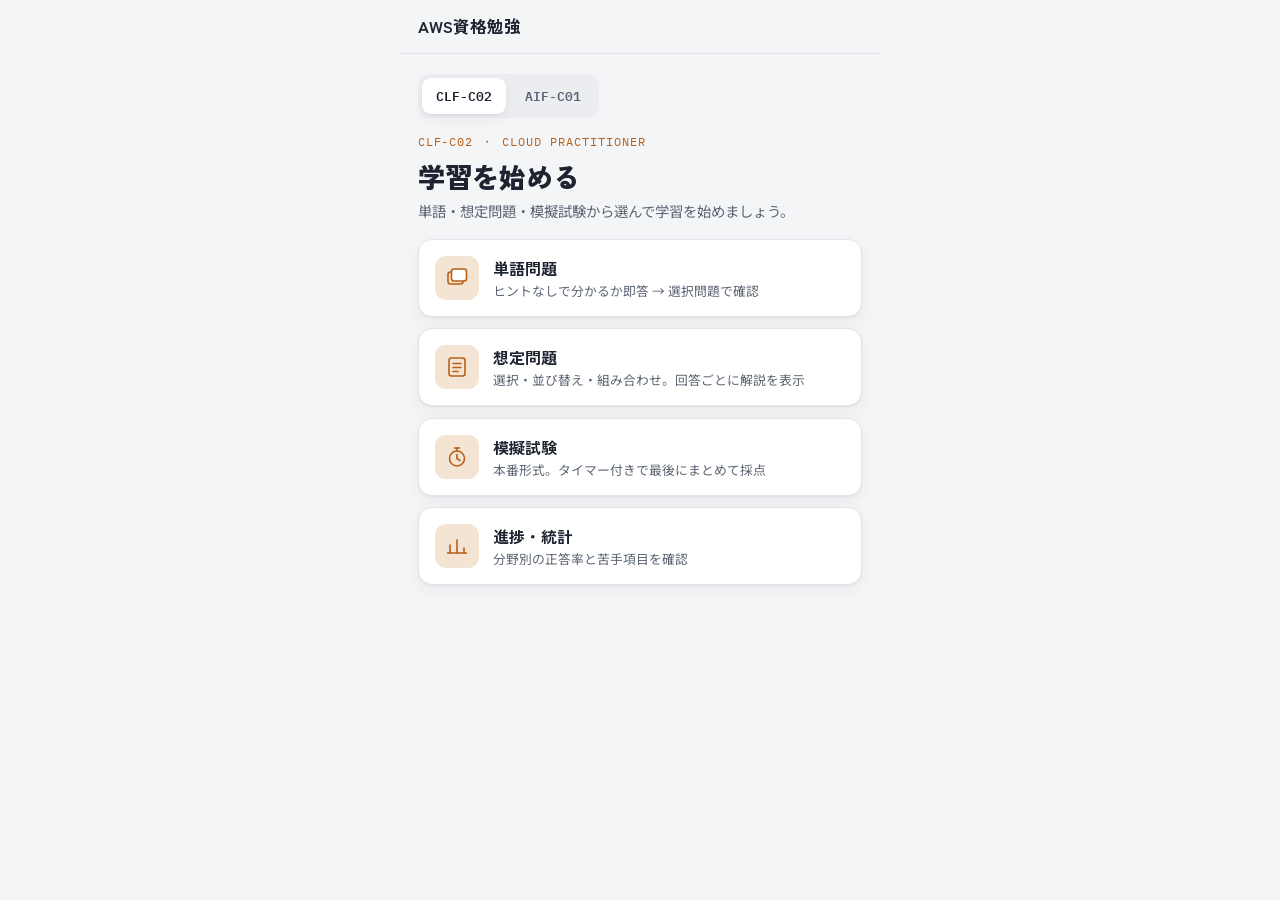
<file: index.html>
<!DOCTYPE html>
<html lang="ja">
<head>
<meta charset="UTF-8">
<meta name="viewport" content="width=device-width, initial-scale=1">
<title>AWS資格勉強</title>
<link rel="manifest" href="manifest.webmanifest">
<link rel="icon" type="image/png" sizes="32x32" href="icons/favicon-32.png">
<link rel="apple-touch-icon" href="icons/apple-touch-icon.png">
<meta name="theme-color" content="#1D2430">
<meta name="apple-mobile-web-app-title" content="AWS勉強">
<link rel="stylesheet" href="https://fonts.googleapis.com/css2?family=Zen+Kaku+Gothic+New:wght@400;500;700;900&family=Noto+Sans+JP:wght@400;500;700&family=IBM+Plex+Mono:wght@500;600&display=swap">
<link rel="stylesheet" href="css/style.css">
</head>
<body>
<div class="shell" id="app"></div>
<script src="js/data/clf-c02.js"></script>
<script src="js/data/aif-c01.js"></script>
<script src="js/storage.js"></script>
<script src="js/app.js"></script>
</body>
</html>
</file>
<file: css/style.css>
:root{
  --bg:#F4F5F7;
  --surface:#FFFFFF;
  --surface-alt:#ECEDF1;
  --ink:#1D2430;
  --ink-muted:#5B6472;
  --border:#E2E4E9;
  --accent:#B85E16;
  --accent-soft:#F3E4D3;
  --accent-contrast:#FFFFFF;
  --good:#2E8B57;
  --good-soft:#E1F2E8;
  --critical:#D14343;
  --critical-soft:#FBE4E4;
  --shadow:0 1px 2px rgba(29,36,48,.06), 0 6px 16px rgba(29,36,48,.05);
}
@media (prefers-color-scheme: dark){
  :root:not([data-theme="light"]){
    --bg:#14171C; --surface:#1C2027; --surface-alt:#22262E;
    --ink:#ECEEF1; --ink-muted:#9AA3AF; --border:#2A2F37;
    --accent:#F2A35E; --accent-soft:#3A2A18; --accent-contrast:#1A1206;
    --good:#3FAF72; --good-soft:#163325; --critical:#E2605C; --critical-soft:#3A1A1A;
    --shadow:0 1px 2px rgba(0,0,0,.35), 0 6px 16px rgba(0,0,0,.3);
  }
}
:root[data-theme="dark"]{
  --bg:#14171C; --surface:#1C2027; --surface-alt:#22262E;
  --ink:#ECEEF1; --ink-muted:#9AA3AF; --border:#2A2F37;
  --accent:#F2A35E; --accent-soft:#3A2A18; --accent-contrast:#1A1206;
  --good:#3FAF72; --good-soft:#163325; --critical:#E2605C; --critical-soft:#3A1A1A;
  --shadow:0 1px 2px rgba(0,0,0,.35), 0 6px 16px rgba(0,0,0,.3);
}

*{box-sizing:border-box;}
body{
  margin:0; background:var(--bg); color:var(--ink);
  font-family:'Noto Sans JP',system-ui,sans-serif;
  -webkit-tap-highlight-color: transparent;
}
.shell{
  max-width:480px; margin:0 auto; min-height:100vh;
  display:flex; flex-direction:column;
}
.topbar{
  display:flex; align-items:center; gap:.75rem;
  padding:.9rem 1.1rem; border-bottom:1px solid var(--border);
  position:sticky; top:0; background:var(--bg); z-index:5;
}
.topbar h1{
  font-family:'Zen Kaku Gothic New',sans-serif; font-weight:700;
  font-size:1.05rem; margin:0; flex:1; text-wrap:balance;
}
.iconbtn{
  width:36px; height:36px; border-radius:10px; border:1px solid var(--border);
  background:var(--surface); color:var(--ink); display:flex; align-items:center;
  justify-content:center; cursor:pointer; flex:none;
}
.iconbtn svg{width:18px;height:18px;stroke:currentColor;fill:none;stroke-width:1.8;stroke-linecap:round;stroke-linejoin:round;}
.progress-tag{
  font-family:'IBM Plex Mono',monospace; font-size:.8rem; color:var(--ink-muted);
  font-variant-numeric: tabular-nums; flex:none;
}

main{flex:1; padding:1.25rem 1.1rem 2rem; display:flex; flex-direction:column; gap:1.1rem;}
.fade-in{animation:fadeIn .18s ease-out;}
@media (prefers-reduced-motion: reduce){ .fade-in{animation:none;} }
@keyframes fadeIn{from{opacity:0; transform:translateY(4px);} to{opacity:1; transform:none;}}

.eyebrow{
  font-family:'IBM Plex Mono',monospace; font-size:.75rem; letter-spacing:.08em;
  color:var(--accent); text-transform:uppercase; margin:0 0 .3rem;
}
.hero-title{
  font-family:'Zen Kaku Gothic New',sans-serif; font-weight:900; font-size:1.7rem;
  margin:0 0 .25rem; text-wrap:balance;
}
.hero-sub{color:var(--ink-muted); font-size:.9rem; margin:0;}

.mode-grid{display:flex; flex-direction:column; gap:.7rem;}
.mode-card{
  display:flex; align-items:center; gap:.9rem; text-align:left;
  background:var(--surface); border:1px solid var(--border); border-radius:14px;
  padding:1rem; box-shadow:var(--shadow); cursor:pointer; color:var(--ink);
  font-family:inherit; width:100%;
}
.mode-card:active{transform:scale(.98);}
.mode-icon-wrap{
  width:44px; height:44px; border-radius:11px; background:var(--accent-soft);
  color:var(--accent); display:flex; align-items:center; justify-content:center; flex:none;
}
.mode-icon{width:24px; height:24px; stroke:currentColor; fill:none; stroke-width:1.6; stroke-linecap:round; stroke-linejoin:round;}
.mode-icon .cutout{fill:var(--surface);}
.mode-text strong{
  display:block; font-family:'Zen Kaku Gothic New',sans-serif; font-weight:700; font-size:1rem; margin-bottom:.15rem;
}
.mode-text span{display:block; font-size:.8rem; color:var(--ink-muted); line-height:1.4;}

.chip{
  display:inline-flex; align-items:center; gap:.3rem;
  font-size:.72rem; padding:.25rem .6rem; border-radius:999px;
  background:var(--surface-alt); color:var(--ink-muted); letter-spacing:.02em; width:fit-content;
}
.chip-critical{background:var(--critical-soft); color:var(--critical);}

.term-card{
  background:var(--surface); border:1px solid var(--border); border-radius:18px;
  padding:2.2rem 1.25rem; text-align:center; box-shadow:var(--shadow);
  display:flex; flex-direction:column; align-items:center; gap:.9rem;
}
.term-word{
  font-family:'IBM Plex Mono',monospace; font-weight:600; font-size:2.1rem;
  letter-spacing:.01em; word-break:break-word;
}
.term-hint{font-size:.82rem; color:var(--ink-muted);}

.assess-row{display:flex; gap:.7rem;}
.assess-btn{
  flex:1; padding:.95rem .5rem; border-radius:12px; border:1px solid var(--border);
  background:var(--surface); color:var(--ink); font-family:'Zen Kaku Gothic New',sans-serif;
  font-weight:700; font-size:.95rem; cursor:pointer;
}
.assess-btn:active{background:var(--surface-alt);}

.q-text{
  font-family:'Zen Kaku Gothic New',sans-serif; font-weight:700; font-size:1.08rem;
  line-height:1.6; text-wrap:balance; margin:0;
}
.q-meta{display:flex; justify-content:space-between; align-items:center; gap:.5rem;}
.q-multi-hint{font-size:.78rem; color:var(--accent);}

.choice-list{display:flex; flex-direction:column; gap:.6rem;}
.choice{
  display:flex; align-items:flex-start; gap:.7rem; text-align:left;
  padding:.85rem .9rem; border-radius:12px; border:1px solid var(--border);
  background:var(--surface); cursor:pointer; font-family:'Noto Sans JP',sans-serif;
  font-size:.92rem; color:var(--ink); line-height:1.5;
}
.choice .mark{
  flex:none; width:20px; height:20px; border-radius:50%; border:1.6px solid var(--ink-muted);
  margin-top:.1rem; position:relative;
}
.choice[data-shape="square"] .mark{border-radius:5px;}
.choice.picked .mark{border-color:var(--accent); background:var(--accent-soft);}
.choice.picked .mark::after{
  content:""; position:absolute; inset:4px; border-radius:50%; background:var(--accent);
}
.choice[data-shape="square"].picked .mark::after{border-radius:2px;}
.choice.correct{border-color:var(--good); background:var(--good-soft);}
.choice.correct .mark{border-color:var(--good);}
.choice.correct .mark::after{background:var(--good); border-radius:2px;}
.choice.wrong{border-color:var(--critical); background:var(--critical-soft);}
.choice.wrong .mark{border-color:var(--critical);}
.choice.wrong .mark::after{background:var(--critical); border-radius:2px;}
.choice:disabled, .choice[data-locked="1"]{cursor:default;}

/* 並び替え問題: 上に並べた結果（番号付きの枠）、下に未選択の選択肢 */
.order-slots{display:flex; flex-direction:column; gap:.45rem;}
.order-slot{
  display:flex; align-items:flex-start; gap:.7rem; text-align:left; width:100%;
  padding:.7rem .9rem; border-radius:12px; border:1px dashed var(--border);
  background:transparent; font-family:'Noto Sans JP',sans-serif; font-size:.92rem;
  color:var(--ink); line-height:1.5;
}
.order-slot.filled{border-style:solid; border-color:var(--accent); background:var(--accent-soft); cursor:pointer;}
.order-slot.correct{border-color:var(--good); background:var(--good-soft);}
.order-slot.wrong{border-color:var(--critical); background:var(--critical-soft);}
.order-slot[data-locked="1"]{cursor:default;}
.order-num{
  flex:none; width:22px; height:22px; border-radius:50%; display:inline-flex;
  align-items:center; justify-content:center; margin-top:.05rem;
  font-family:'IBM Plex Mono',monospace; font-size:.78rem; font-weight:600;
  background:var(--surface-alt); color:var(--ink-muted);
}
.order-slot.filled .order-num{background:var(--surface); color:var(--ink);}
.order-placeholder{color:var(--ink-muted);}

/* 組み合わせ問題: 各項目の下にプルダウン */
.match-list{display:flex; flex-direction:column; gap:.6rem;}
.match-row{
  display:flex; flex-direction:column; gap:.5rem; padding:.85rem .9rem;
  border-radius:12px; border:1px solid var(--border); background:var(--surface);
}
.match-row.correct{border-color:var(--good); background:var(--good-soft);}
.match-row.wrong{border-color:var(--critical); background:var(--critical-soft);}
.match-prompt{margin:0; font-size:.92rem; line-height:1.5;}
.match-select{
  width:100%; padding:.6rem .7rem; border-radius:10px; border:1px solid var(--border);
  background:var(--bg); color:var(--ink); font-family:'Noto Sans JP',sans-serif; font-size:.92rem;
}
.match-select:disabled{opacity:1; color:var(--ink);}
.your-answer{color:var(--critical); font-size:.8rem;}

/* ホームの試験切り替え */
.exam-switch{
  display:flex; gap:.25rem; padding:.25rem; margin-bottom:1rem; border-radius:12px;
  background:var(--surface-alt); width:fit-content;
}
.exam-tab{
  border:none; background:transparent; color:var(--ink-muted); cursor:pointer;
  padding:.45rem .9rem; border-radius:9px; font-family:'IBM Plex Mono',monospace;
  font-weight:600; font-size:.82rem;
}
.exam-tab.active{background:var(--surface); color:var(--ink); box-shadow:var(--shadow);}

.feedback-panel{
  border-radius:14px; padding:1rem 1.05rem; font-size:.88rem; line-height:1.6;
  border:1px solid var(--border); background:var(--surface-alt);
}
.feedback-title{
  font-family:'Zen Kaku Gothic New',sans-serif; font-weight:900; font-size:.95rem; margin:0 0 .6rem;
  display:flex; align-items:center; gap:.4rem;
}
.feedback-title.ok{color:var(--good);}
.feedback-title.ng{color:var(--critical);}
.why-list{display:flex; flex-direction:column; gap:.6rem;}
.why-row{display:flex; gap:.55rem; align-items:flex-start; font-size:.85rem; line-height:1.55;}
.why-mark{
  flex:none; width:19px; height:19px; border-radius:50%; margin-top:.1rem;
  display:flex; align-items:center; justify-content:center; font-size:.68rem; font-weight:700;
}
.why-mark.ok{background:var(--good-soft); color:var(--good);}
.why-mark.ng{background:var(--critical-soft); color:var(--critical);}
.why-row b{font-family:'Zen Kaku Gothic New',sans-serif; font-weight:700; font-size:.88rem;}

.source-line{font-size:.78rem; color:var(--ink-muted); margin:.7rem 0 0; padding-top:.6rem; border-top:1px solid var(--border);}
.source-line a{color:var(--accent); text-decoration:none;}
.source-line a:hover, .source-line a:focus-visible{text-decoration:underline;}

.bottom-bar{
  position:sticky; bottom:0; padding:.9rem 1.1rem 1.2rem; background:var(--bg);
  border-top:1px solid var(--border); display:flex; gap:.6rem;
}
.btn{
  flex:1; padding:.95rem 1rem; border-radius:12px; border:none; cursor:pointer;
  font-family:'Zen Kaku Gothic New',sans-serif; font-weight:700; font-size:.95rem;
}
.btn-primary{background:var(--accent); color:var(--accent-contrast);}
.btn-primary:disabled{opacity:.4; cursor:default;}
.btn-ghost{background:var(--surface); color:var(--ink); border:1px solid var(--border);}
.btn:active{transform:scale(.98);}
:focus-visible{outline:2px solid var(--accent); outline-offset:2px;}

.timer{
  font-family:'IBM Plex Mono',monospace; font-weight:600; font-size:1rem;
  font-variant-numeric: tabular-nums; color:var(--ink);
}
.timer.low{color:var(--critical);}

.mock-nav-dots{display:flex; gap:.3rem; justify-content:center;}
.mock-nav-dots span{width:6px; height:6px; border-radius:50%; background:var(--border);}
.mock-nav-dots span.answered{background:var(--accent);}
.mock-nav-dots span.current{background:var(--ink);}

.score-tile{
  background:var(--surface); border:1px solid var(--border); border-radius:16px;
  padding:1.4rem; text-align:center; box-shadow:var(--shadow);
}
.score-num{
  font-family:'IBM Plex Mono',monospace; font-weight:600; font-size:2.4rem;
  font-variant-numeric: tabular-nums; color:var(--accent);
}
.score-label{color:var(--ink-muted); font-size:.85rem; margin-top:.2rem;}

.review-item{
  background:var(--surface); border:1px solid var(--border); border-radius:14px;
  padding:1rem; display:flex; flex-direction:column; gap:.5rem; box-shadow:var(--shadow);
}
.review-head{display:flex; justify-content:space-between; align-items:center; gap:.5rem;}
.tag-result{
  font-size:.72rem; font-weight:700; padding:.2rem .55rem; border-radius:999px; flex:none;
}
.tag-ok{background:var(--good-soft); color:var(--good);}
.tag-ng{background:var(--critical-soft); color:var(--critical);}
.review-line{font-size:.82rem; color:var(--ink-muted); line-height:1.5;}
.review-line b{color:var(--ink); font-weight:600;}

.stat-row{display:flex; flex-direction:column; gap:.3rem;}
.stat-row-head{display:flex; justify-content:space-between; font-size:.85rem;}
.stat-row-head span:last-child{
  font-family:'IBM Plex Mono',monospace; font-variant-numeric: tabular-nums; color:var(--ink-muted);
}
.bar-track{height:8px; border-radius:999px; background:var(--surface-alt); overflow:hidden;}
.bar-fill{height:100%; border-radius:999px; background:var(--accent);}

.overall-stat{display:flex; gap:.8rem;}
.overall-stat .score-tile{flex:1; padding:1rem;}
.overall-stat .score-num{font-size:1.8rem;}

.weak-list{display:flex; flex-direction:column; gap:.55rem;}
.weak-row{
  display:flex; justify-content:space-between; align-items:center; gap:.6rem;
  background:var(--surface); border:1px solid var(--border); border-radius:12px; padding:.75rem .9rem;
}
.weak-row .wtext{font-size:.85rem; line-height:1.4;}
.weak-row .wtext small{display:block; color:var(--ink-muted); font-size:.72rem; margin-top:.1rem;}

.empty-note{color:var(--ink-muted); font-size:.85rem; text-align:center; padding:1rem 0;}
.section-label{
  font-family:'Zen Kaku Gothic New',sans-serif; font-weight:700; font-size:.92rem; margin:0;
}
</file>
